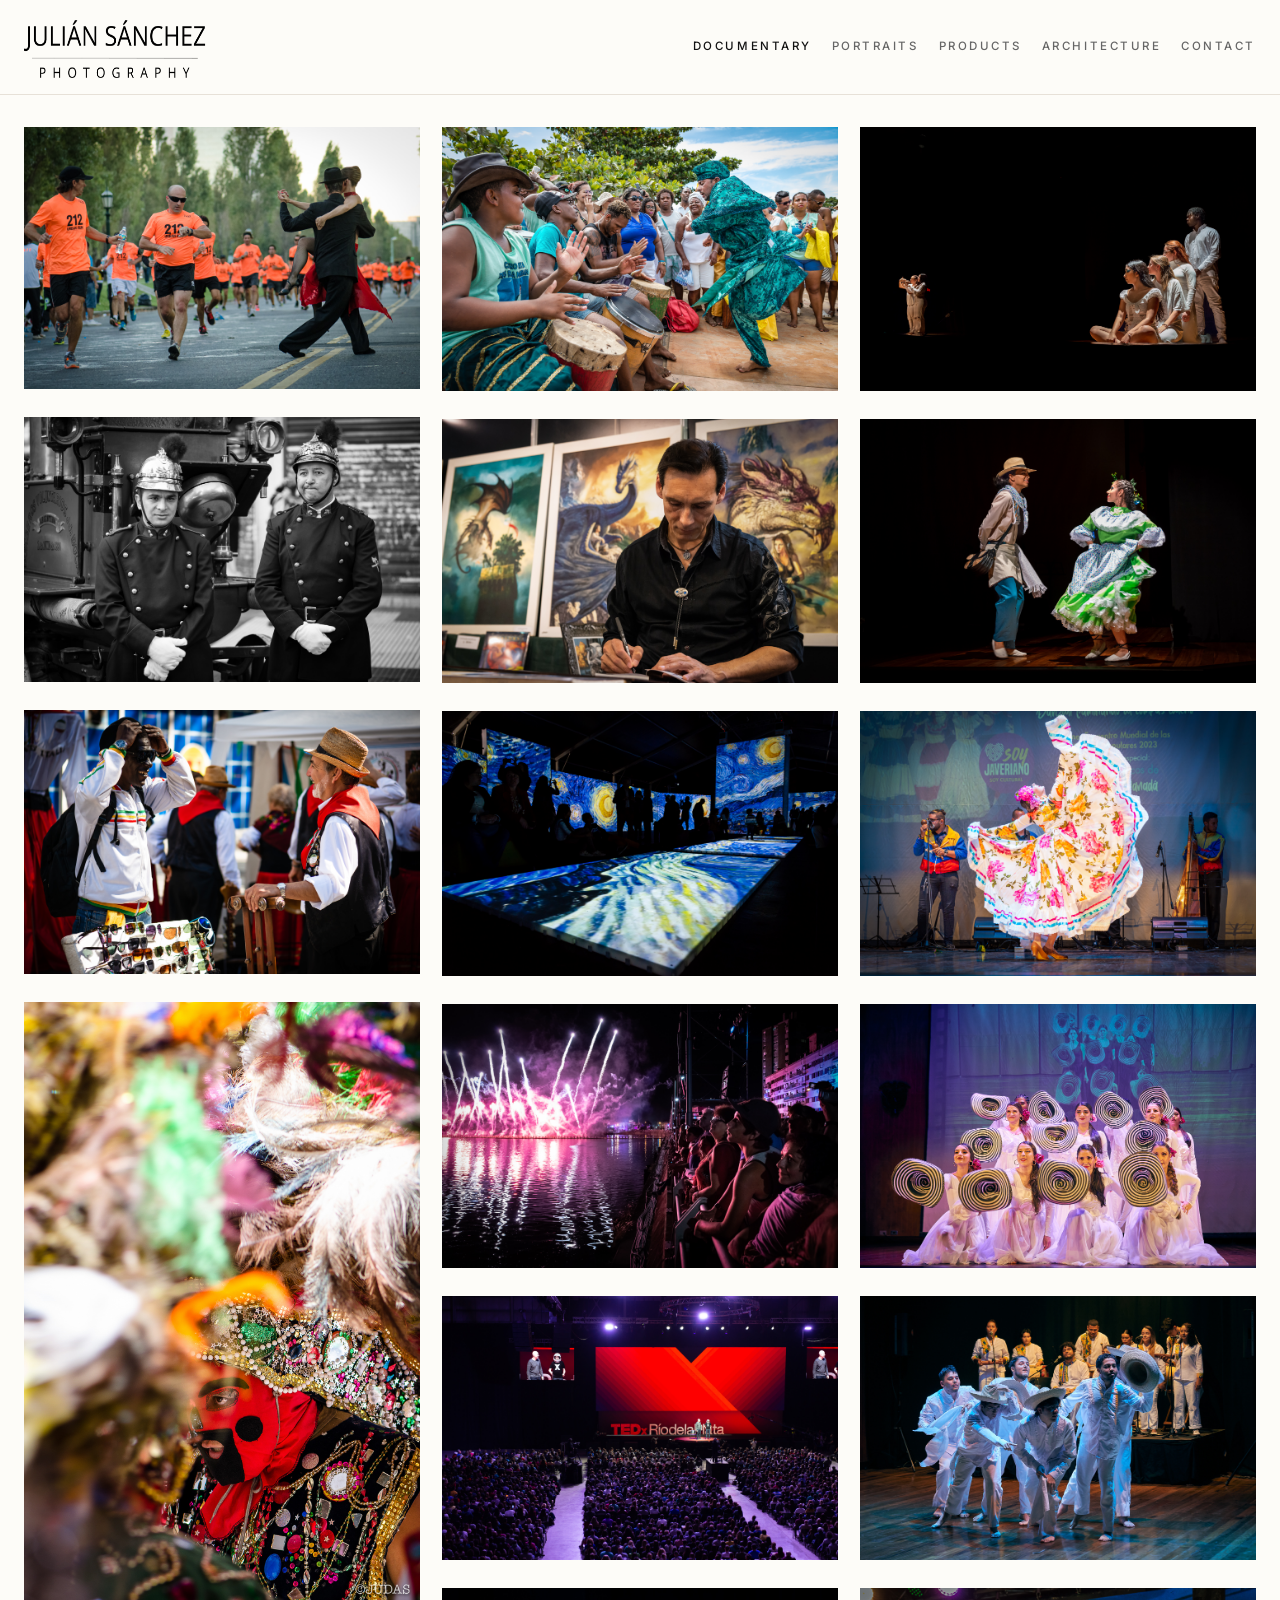
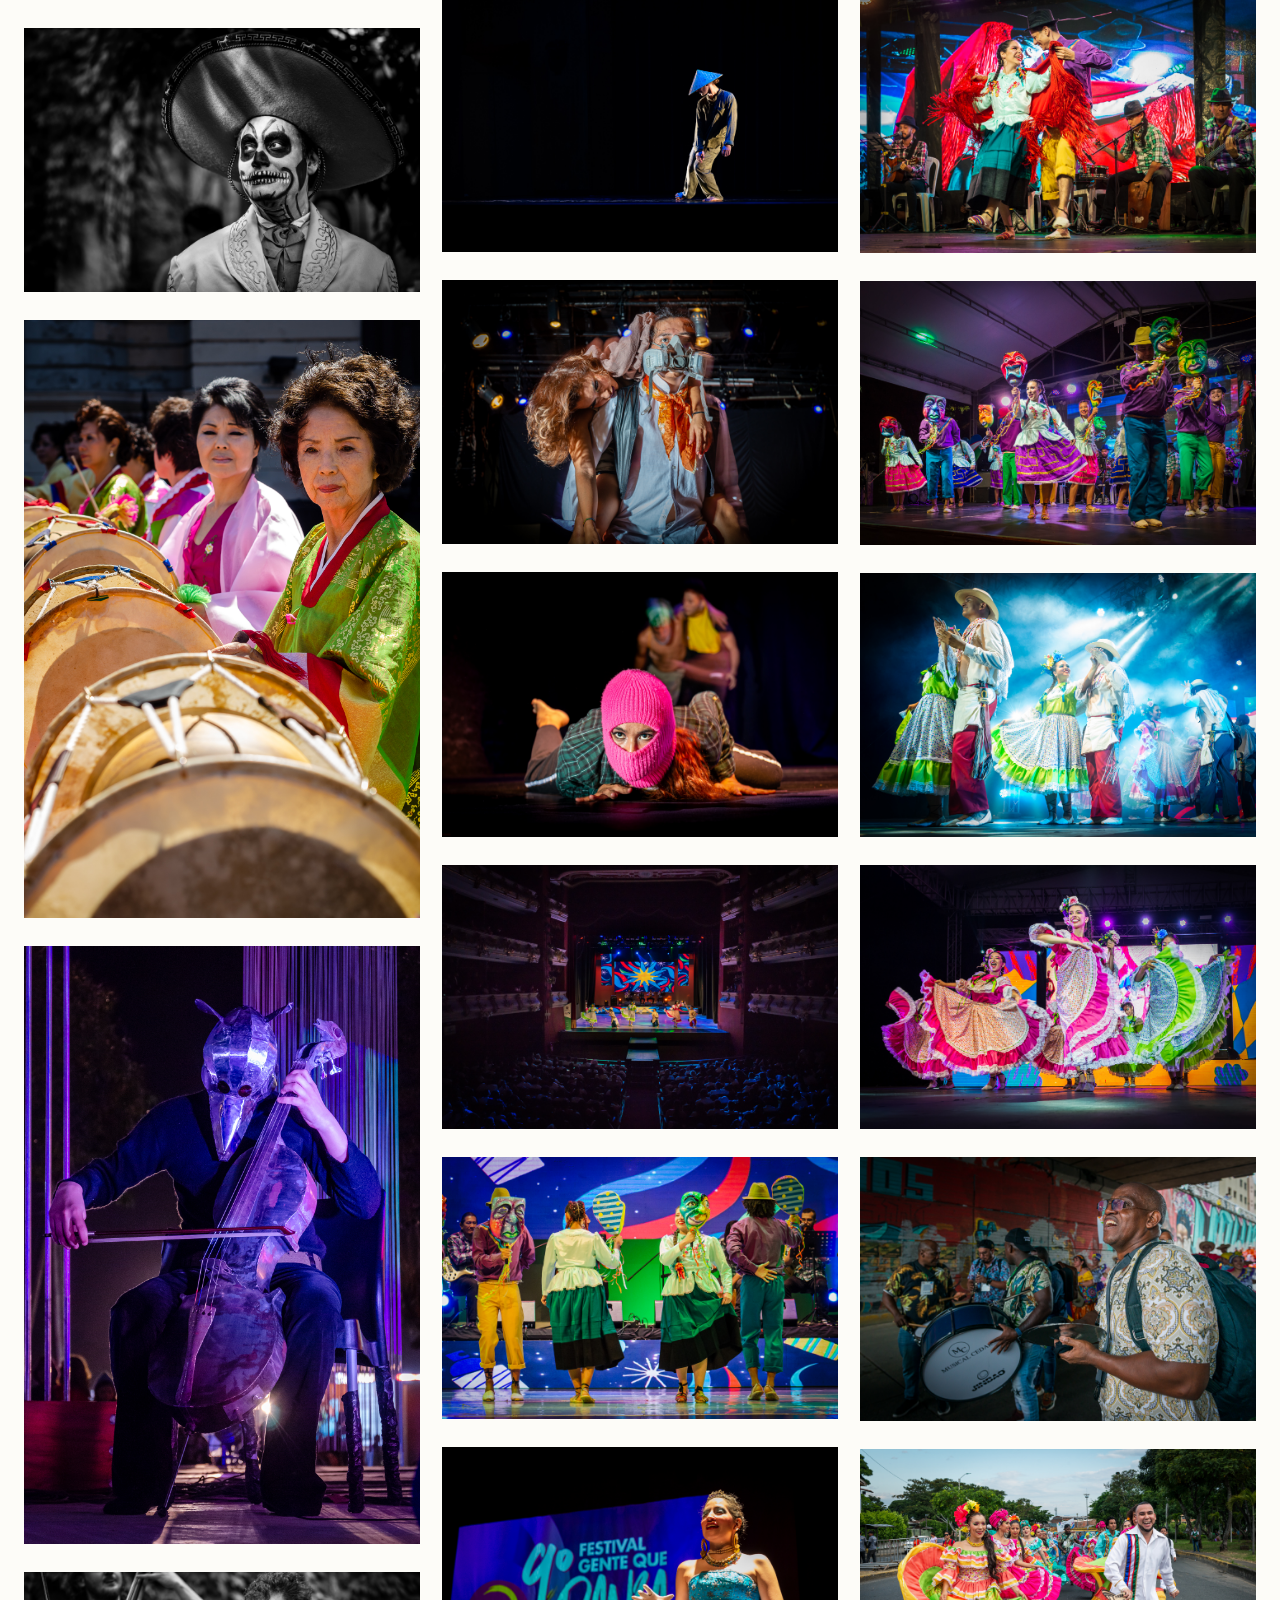
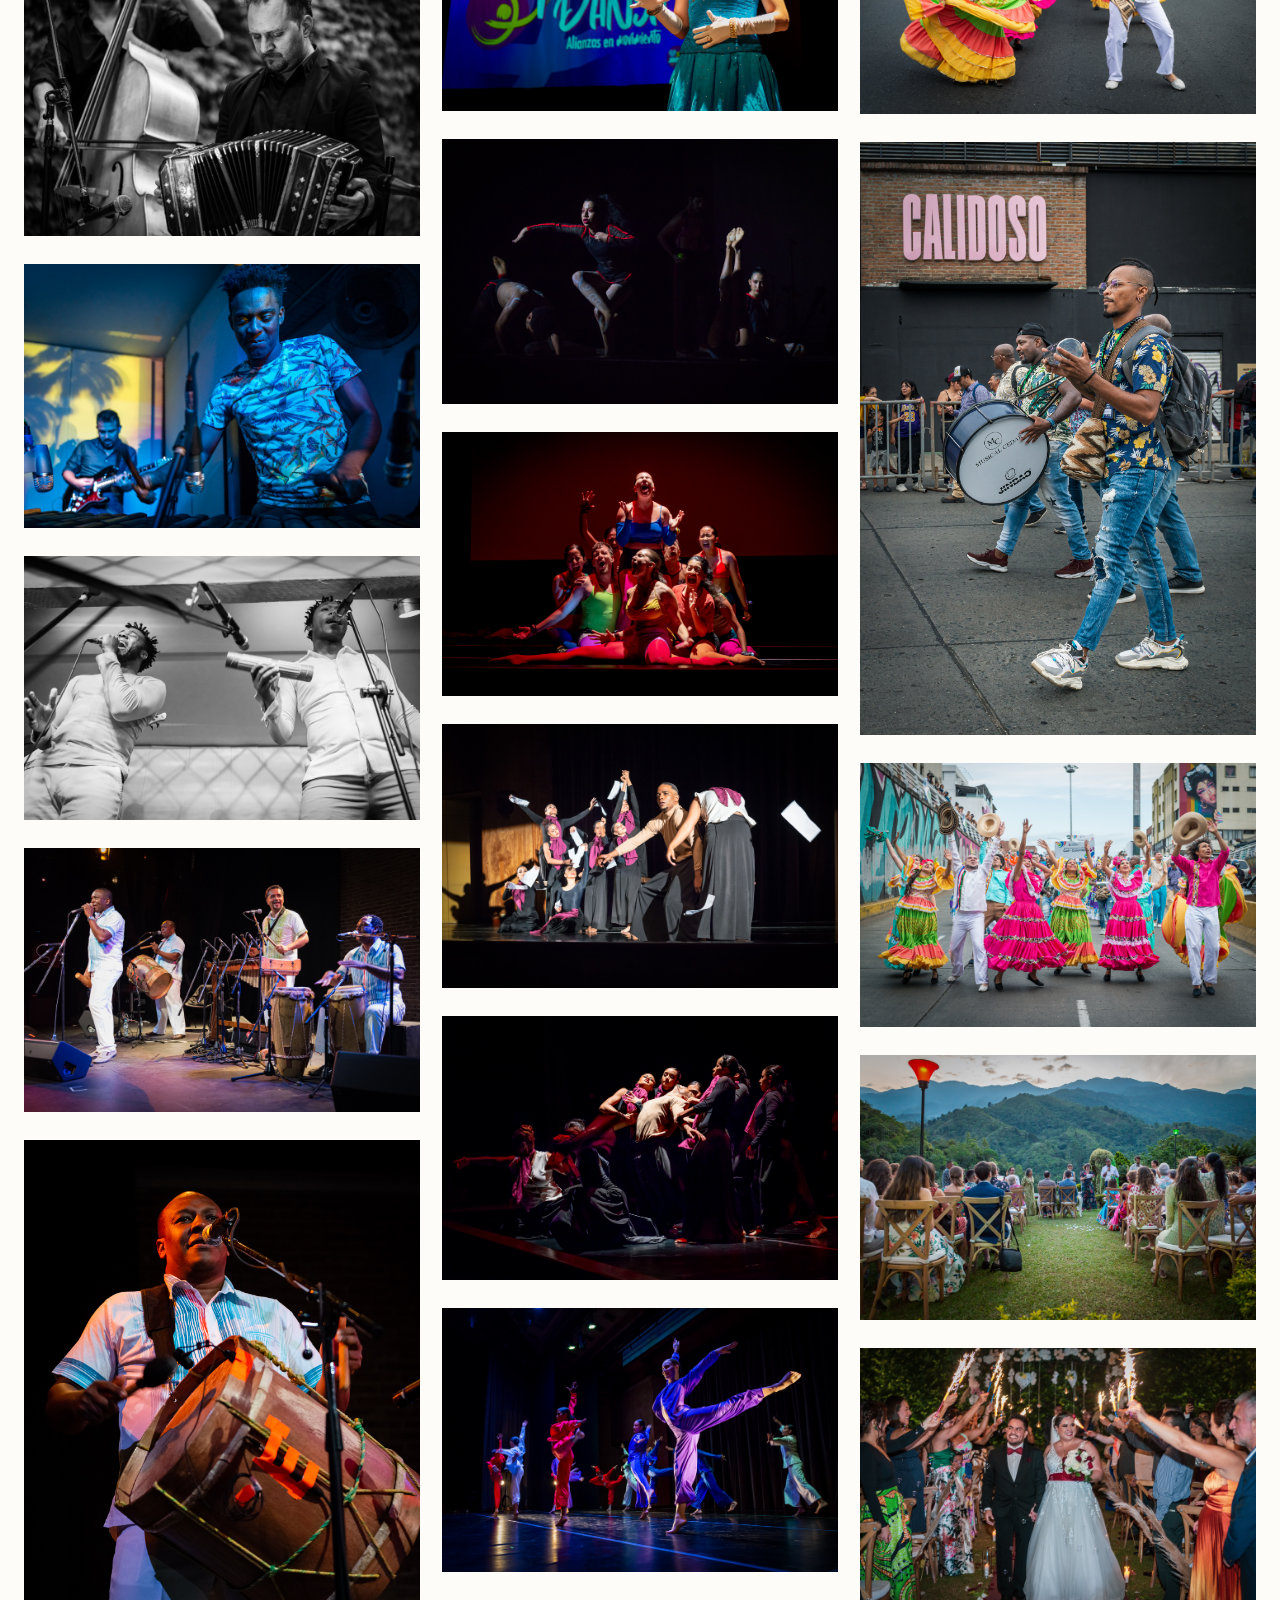
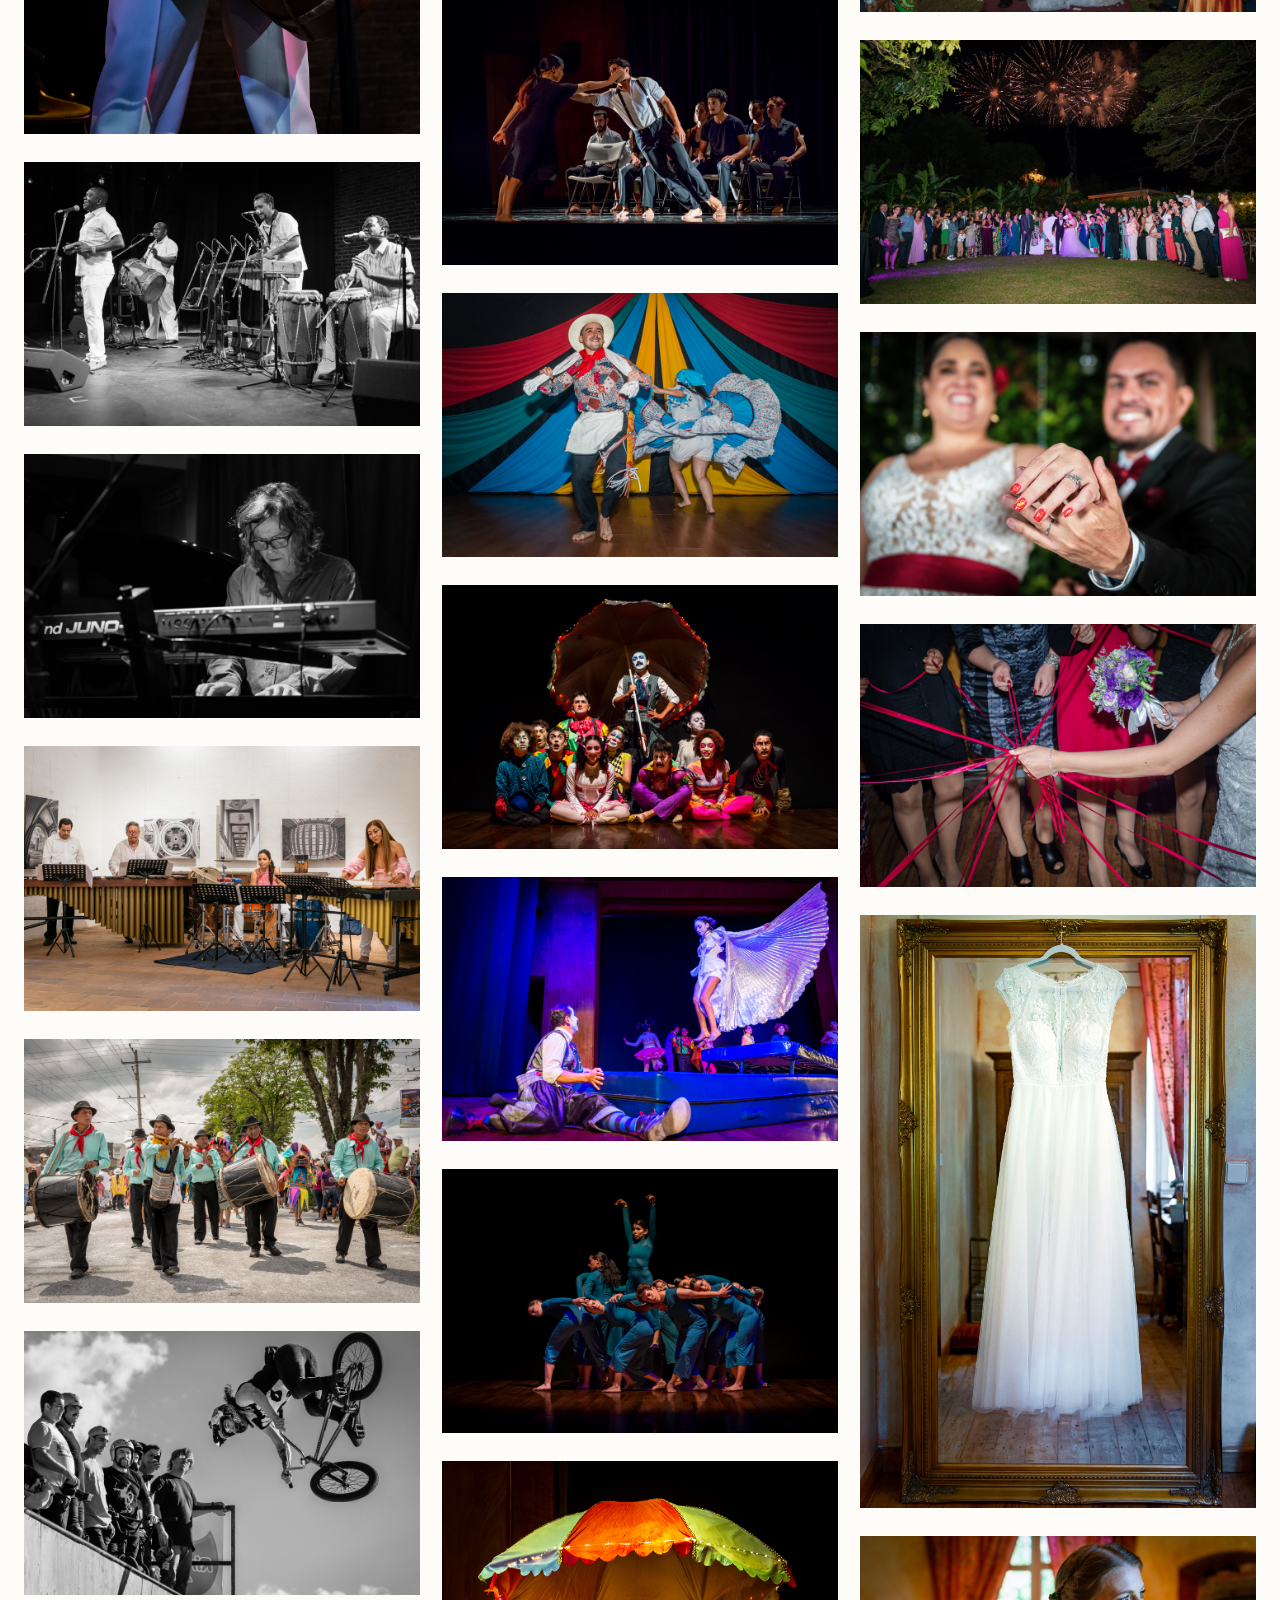
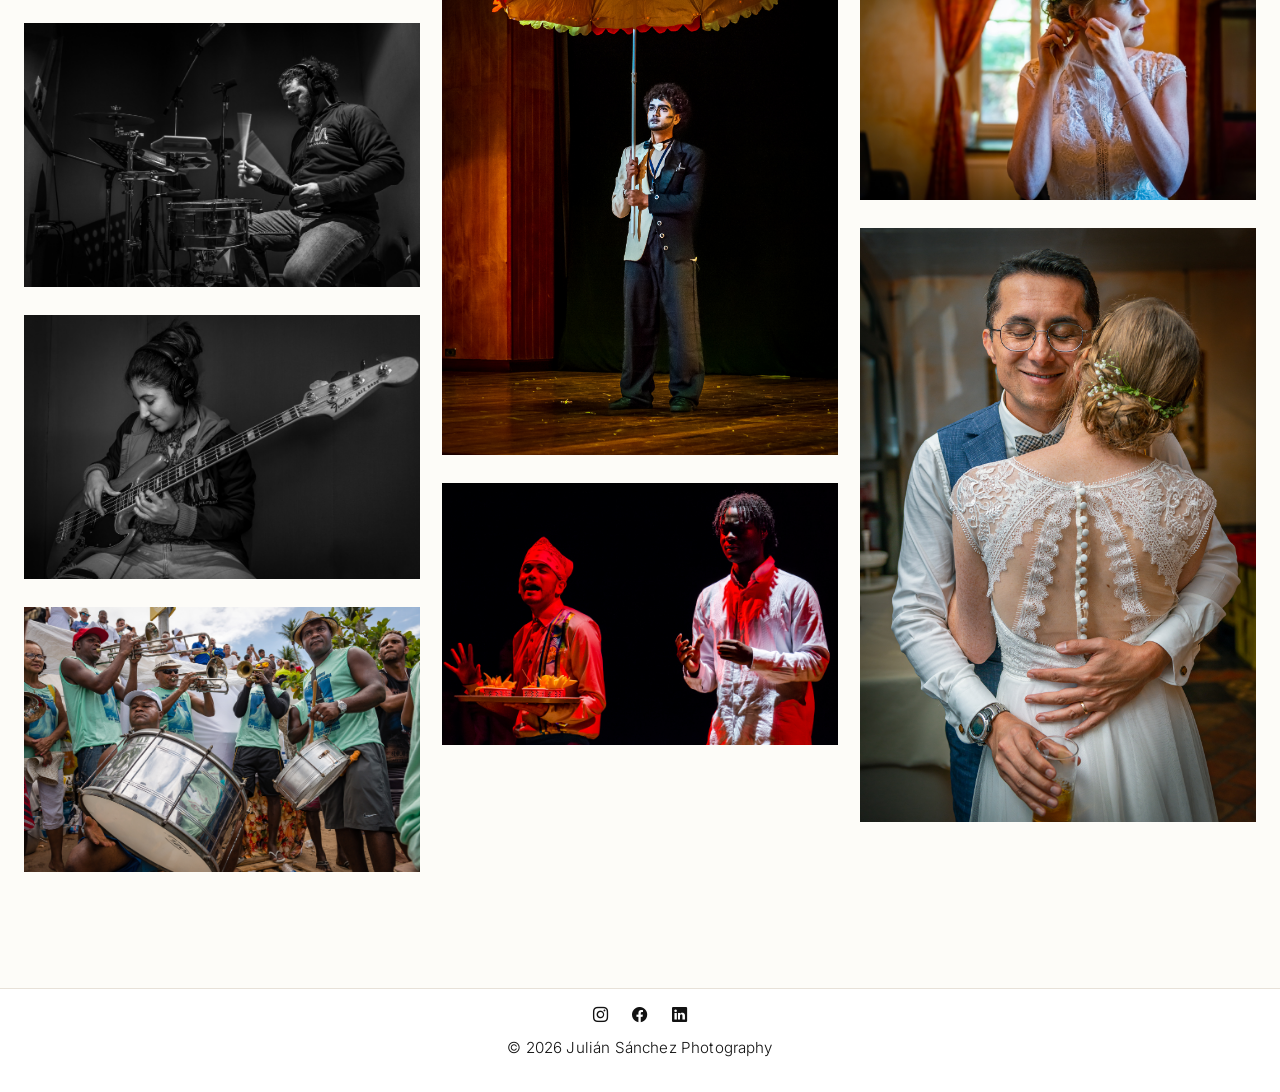
<file: index.html>
<!DOCTYPE html>
<html lang="en">
<head>
  <meta charset="utf-8">
  <meta name="viewport" content="width=device-width, initial-scale=1.0">
  <meta name="theme-color" content="#ffffff">
  <title>Julián Sánchez Photography</title>
  <meta name="description" content="Documentary, portrait, product and architectural photography by Julián Sánchez.">
  <link rel="icon" href="assets/img/favicon.png">
  <link rel="apple-touch-icon" href="assets/img/apple-touch-icon.png">
  <link rel="preconnect" href="https://fonts.googleapis.com">
  <link rel="preconnect" href="https://fonts.gstatic.com" crossorigin>
  <link href="https://fonts.googleapis.com/css2?family=Inter:wght@300;400;500;600&display=swap" rel="stylesheet">
  <link href="assets/vendor/bootstrap/css/bootstrap.min.css" rel="stylesheet">
  <link href="assets/vendor/bootstrap-icons/bootstrap-icons.css" rel="stylesheet">
  <link href="assets/vendor/glightbox/css/glightbox.min.css" rel="stylesheet">
  <link href="assets/css/main.css" rel="stylesheet">
</head>
<body class="documentary-page" data-page="documentary">
  <div id="site-header"></div>

  <main class="page-content">
    <section class="gallery-section">
      <div class="gallery-shell">
        <div class="gallery-grid">
          <a href="assets/img/documentary/julian-sanchez-photography-documentary-01.jpg" class="gallery-item glightbox" data-gallery="documentary">
            <img src="assets/img/documentary/julian-sanchez-photography-documentary-01.jpg" alt="Documentary photograph by Julián Sánchez">
          </a>
          <a href="assets/img/documentary/julian-sanchez-photography-documentary-02.jpg" class="gallery-item glightbox" data-gallery="documentary">
            <img src="assets/img/documentary/julian-sanchez-photography-documentary-02.jpg" alt="Documentary photograph by Julián Sánchez">
          </a>
          <a href="assets/img/documentary/julian-sanchez-photography-documentary-03.jpg" class="gallery-item glightbox" data-gallery="documentary">
            <img src="assets/img/documentary/julian-sanchez-photography-documentary-03.jpg" alt="Documentary photograph by Julián Sánchez">
          </a>
          <a href="assets/img/documentary/julian-sanchez-photography-documentary-04.jpg" class="gallery-item glightbox" data-gallery="documentary">
            <img src="assets/img/documentary/julian-sanchez-photography-documentary-04.jpg" alt="Documentary photograph by Julián Sánchez">
          </a>
          <a href="assets/img/documentary/julian-sanchez-photography-documentary-05.jpg" class="gallery-item glightbox" data-gallery="documentary">
            <img src="assets/img/documentary/julian-sanchez-photography-documentary-05.jpg" alt="Documentary photograph by Julián Sánchez">
          </a>
          <a href="assets/img/documentary/julian-sanchez-photography-documentary-06.jpg" class="gallery-item glightbox" data-gallery="documentary">
            <img src="assets/img/documentary/julian-sanchez-photography-documentary-06.jpg" alt="Documentary photograph by Julián Sánchez">
          </a>
          <a href="assets/img/documentary/julian-sanchez-photography-documentary-07.jpg" class="gallery-item glightbox" data-gallery="documentary">
            <img src="assets/img/documentary/julian-sanchez-photography-documentary-07.jpg" alt="Documentary photograph by Julián Sánchez">
          </a>
          <a href="assets/img/documentary/julian-sanchez-photography-documentary-08.jpg" class="gallery-item glightbox" data-gallery="documentary">
            <img src="assets/img/documentary/julian-sanchez-photography-documentary-08.jpg" alt="Documentary photograph by Julián Sánchez">
          </a>
          <a href="assets/img/documentary/julian-sanchez-photography-documentary-09.jpg" class="gallery-item glightbox" data-gallery="documentary">
            <img src="assets/img/documentary/julian-sanchez-photography-documentary-09.jpg" alt="Documentary photograph by Julián Sánchez">
          </a>
          <a href="assets/img/documentary/julian-sanchez-photography-documentary-10.jpg" class="gallery-item glightbox" data-gallery="documentary">
            <img src="assets/img/documentary/julian-sanchez-photography-documentary-10.jpg" alt="Documentary photograph by Julián Sánchez">
          </a>
          <a href="assets/img/documentary/julian-sanchez-photography-documentary-11.jpg" class="gallery-item glightbox" data-gallery="documentary">
            <img src="assets/img/documentary/julian-sanchez-photography-documentary-11.jpg" alt="Documentary photograph by Julián Sánchez">
          </a>
          <a href="assets/img/documentary/julian-sanchez-photography-documentary-12.jpg" class="gallery-item glightbox" data-gallery="documentary">
            <img src="assets/img/documentary/julian-sanchez-photography-documentary-12.jpg" alt="Documentary photograph by Julián Sánchez">
          </a>
          <a href="assets/img/documentary/julian-sanchez-photography-documentary-13.jpg" class="gallery-item glightbox" data-gallery="documentary">
            <img src="assets/img/documentary/julian-sanchez-photography-documentary-13.jpg" alt="Documentary photograph by Julián Sánchez">
          </a>
          <a href="assets/img/documentary/julian-sanchez-photography-documentary-14.jpg" class="gallery-item glightbox" data-gallery="documentary">
            <img src="assets/img/documentary/julian-sanchez-photography-documentary-14.jpg" alt="Documentary photograph by Julián Sánchez">
          </a>
          <a href="assets/img/documentary/julian-sanchez-photography-documentary-15.jpg" class="gallery-item glightbox" data-gallery="documentary">
            <img src="assets/img/documentary/julian-sanchez-photography-documentary-15.jpg" alt="Documentary photograph by Julián Sánchez">
          </a>
          <a href="assets/img/documentary/julian-sanchez-photography-documentary-16.jpg" class="gallery-item glightbox" data-gallery="documentary">
            <img src="assets/img/documentary/julian-sanchez-photography-documentary-16.jpg" alt="Documentary photograph by Julián Sánchez">
          </a>
          <a href="assets/img/documentary/julian-sanchez-photography-documentary-17.jpg" class="gallery-item glightbox" data-gallery="documentary">
            <img src="assets/img/documentary/julian-sanchez-photography-documentary-17.jpg" alt="Documentary photograph by Julián Sánchez">
          </a>
          <a href="assets/img/documentary/julian-sanchez-photography-documentary-18.jpg" class="gallery-item glightbox" data-gallery="documentary">
            <img src="assets/img/documentary/julian-sanchez-photography-documentary-18.jpg" alt="Documentary photograph by Julián Sánchez">
          </a>
          <a href="assets/img/documentary/julian-sanchez-photography-documentary-19.jpg" class="gallery-item glightbox" data-gallery="documentary">
            <img src="assets/img/documentary/julian-sanchez-photography-documentary-19.jpg" alt="Documentary photograph by Julián Sánchez">
          </a>
          <a href="assets/img/documentary/julian-sanchez-photography-documentary-20.jpg" class="gallery-item glightbox" data-gallery="documentary">
            <img src="assets/img/documentary/julian-sanchez-photography-documentary-20.jpg" alt="Documentary photograph by Julián Sánchez">
          </a>
          <a href="assets/img/documentary/julian-sanchez-photography-documentary-21.jpg" class="gallery-item glightbox" data-gallery="documentary">
            <img src="assets/img/documentary/julian-sanchez-photography-documentary-21.jpg" alt="Documentary photograph by Julián Sánchez">
          </a>
          <a href="assets/img/documentary/julian-sanchez-photography-documentary-22.jpg" class="gallery-item glightbox" data-gallery="documentary">
            <img src="assets/img/documentary/julian-sanchez-photography-documentary-22.jpg" alt="Documentary photograph by Julián Sánchez">
          </a>
          <a href="assets/img/documentary/julian-sanchez-photography-documentary-23.jpg" class="gallery-item glightbox" data-gallery="documentary">
            <img src="assets/img/documentary/julian-sanchez-photography-documentary-23.jpg" alt="Documentary photograph by Julián Sánchez">
          </a>
          <a href="assets/img/documentary/julian-sanchez-photography-documentary-24.jpg" class="gallery-item glightbox" data-gallery="documentary">
            <img src="assets/img/documentary/julian-sanchez-photography-documentary-24.jpg" alt="Documentary photograph by Julián Sánchez">
          </a>
          <a href="assets/img/documentary/julian-sanchez-photography-documentary-25.jpg" class="gallery-item glightbox" data-gallery="documentary">
            <img src="assets/img/documentary/julian-sanchez-photography-documentary-25.jpg" alt="Documentary photograph by Julián Sánchez">
          </a>
          <a href="assets/img/documentary/julian-sanchez-photography-documentary-26.jpg" class="gallery-item glightbox" data-gallery="documentary">
            <img src="assets/img/documentary/julian-sanchez-photography-documentary-26.jpg" alt="Documentary photograph by Julián Sánchez">
          </a>
          <a href="assets/img/documentary/julian-sanchez-photography-documentary-27.jpg" class="gallery-item glightbox" data-gallery="documentary">
            <img src="assets/img/documentary/julian-sanchez-photography-documentary-27.jpg" alt="Documentary photograph by Julián Sánchez">
          </a>
          <a href="assets/img/documentary/julian-sanchez-photography-documentary-28.jpg" class="gallery-item glightbox" data-gallery="documentary">
            <img src="assets/img/documentary/julian-sanchez-photography-documentary-28.jpg" alt="Documentary photograph by Julián Sánchez">
          </a>
          <a href="assets/img/documentary/julian-sanchez-photography-documentary-29.jpg" class="gallery-item glightbox" data-gallery="documentary">
            <img src="assets/img/documentary/julian-sanchez-photography-documentary-29.jpg" alt="Documentary photograph by Julián Sánchez">
          </a>
          <a href="assets/img/documentary/julian-sanchez-photography-documentary-30.jpg" class="gallery-item glightbox" data-gallery="documentary">
            <img src="assets/img/documentary/julian-sanchez-photography-documentary-30.jpg" alt="Documentary photograph by Julián Sánchez">
          </a>
          <a href="assets/img/documentary/julian-sanchez-photography-documentary-31.jpg" class="gallery-item glightbox" data-gallery="documentary">
            <img src="assets/img/documentary/julian-sanchez-photography-documentary-31.jpg" alt="Documentary photograph by Julián Sánchez">
          </a>
          <a href="assets/img/documentary/julian-sanchez-photography-documentary-32.jpg" class="gallery-item glightbox" data-gallery="documentary">
            <img src="assets/img/documentary/julian-sanchez-photography-documentary-32.jpg" alt="Documentary photograph by Julián Sánchez">
          </a>
          <a href="assets/img/documentary/julian-sanchez-photography-documentary-33.jpg" class="gallery-item glightbox" data-gallery="documentary">
            <img src="assets/img/documentary/julian-sanchez-photography-documentary-33.jpg" alt="Documentary photograph by Julián Sánchez">
          </a>
          <a href="assets/img/documentary/julian-sanchez-photography-documentary-34.jpg" class="gallery-item glightbox" data-gallery="documentary">
            <img src="assets/img/documentary/julian-sanchez-photography-documentary-34.jpg" alt="Documentary photograph by Julián Sánchez">
          </a>
          <a href="assets/img/documentary/julian-sanchez-photography-documentary-35.jpg" class="gallery-item glightbox" data-gallery="documentary">
            <img src="assets/img/documentary/julian-sanchez-photography-documentary-35.jpg" alt="Documentary photograph by Julián Sánchez">
          </a>
          <a href="assets/img/documentary/julian-sanchez-photography-documentary-36.jpg" class="gallery-item glightbox" data-gallery="documentary">
            <img src="assets/img/documentary/julian-sanchez-photography-documentary-36.jpg" alt="Documentary photograph by Julián Sánchez">
          </a>
          <a href="assets/img/documentary/julian-sanchez-photography-documentary-37.jpg" class="gallery-item glightbox" data-gallery="documentary">
            <img src="assets/img/documentary/julian-sanchez-photography-documentary-37.jpg" alt="Documentary photograph by Julián Sánchez">
          </a>

          <a href="assets/img/documentary/julian-sanchez-photography-documentary-38.jpg" class="gallery-item glightbox" data-gallery="documentary">
            <img src="assets/img/documentary/julian-sanchez-photography-documentary-38.jpg" alt="Documentary photograph by Julián Sánchez">
          </a>

          <a href="assets/img/documentary/julian-sanchez-photography-documentary-39.jpg" class="gallery-item glightbox" data-gallery="documentary">
            <img src="assets/img/documentary/julian-sanchez-photography-documentary-39.jpg" alt="Documentary photograph by Julián Sánchez">
          </a>

          <a href="assets/img/documentary/julian-sanchez-photography-documentary-40.jpg" class="gallery-item glightbox" data-gallery="documentary">
            <img src="assets/img/documentary/julian-sanchez-photography-documentary-40.jpg" alt="Documentary photograph by Julián Sánchez">
          </a>

          <a href="assets/img/documentary/julian-sanchez-photography-documentary-41.jpg" class="gallery-item glightbox" data-gallery="documentary">
            <img src="assets/img/documentary/julian-sanchez-photography-documentary-41.jpg" alt="Documentary photograph by Julián Sánchez">
          </a>

          <a href="assets/img/documentary/julian-sanchez-photography-documentary-42.jpg" class="gallery-item glightbox" data-gallery="documentary">
            <img src="assets/img/documentary/julian-sanchez-photography-documentary-42.jpg" alt="Documentary photograph by Julián Sánchez">
          </a>

          <a href="assets/img/documentary/julian-sanchez-photography-documentary-43.jpg" class="gallery-item glightbox" data-gallery="documentary">
            <img src="assets/img/documentary/julian-sanchez-photography-documentary-43.jpg" alt="Documentary photograph by Julián Sánchez">
          </a>

          <a href="assets/img/documentary/julian-sanchez-photography-documentary-44.jpg" class="gallery-item glightbox" data-gallery="documentary">
            <img src="assets/img/documentary/julian-sanchez-photography-documentary-44.jpg" alt="Documentary photograph by Julián Sánchez">
          </a>

          <a href="assets/img/documentary/julian-sanchez-photography-documentary-45.jpg" class="gallery-item glightbox" data-gallery="documentary">
            <img src="assets/img/documentary/julian-sanchez-photography-documentary-45.jpg" alt="Documentary photograph by Julián Sánchez">
          </a>

          <a href="assets/img/documentary/julian-sanchez-photography-documentary-46.jpg" class="gallery-item glightbox" data-gallery="documentary">
            <img src="assets/img/documentary/julian-sanchez-photography-documentary-46.jpg" alt="Documentary photograph by Julián Sánchez">
          </a>

          <a href="assets/img/documentary/julian-sanchez-photography-documentary-47.jpg" class="gallery-item glightbox" data-gallery="documentary">
            <img src="assets/img/documentary/julian-sanchez-photography-documentary-47.jpg" alt="Documentary photograph by Julián Sánchez">
          </a>

          <a href="assets/img/documentary/julian-sanchez-photography-documentary-48.jpg" class="gallery-item glightbox" data-gallery="documentary">
            <img src="assets/img/documentary/julian-sanchez-photography-documentary-48.jpg" alt="Documentary photograph by Julián Sánchez">
          </a>

          <a href="assets/img/documentary/julian-sanchez-photography-documentary-49.jpg" class="gallery-item glightbox" data-gallery="documentary">
            <img src="assets/img/documentary/julian-sanchez-photography-documentary-49.jpg" alt="Documentary photograph by Julián Sánchez">
          </a>

          <a href="assets/img/documentary/julian-sanchez-photography-documentary-50.jpg" class="gallery-item glightbox" data-gallery="documentary">
            <img src="assets/img/documentary/julian-sanchez-photography-documentary-50.jpg" alt="Documentary photograph by Julián Sánchez">
          </a>

          <a href="assets/img/documentary/julian-sanchez-photography-documentary-51.jpg" class="gallery-item glightbox" data-gallery="documentary">
            <img src="assets/img/documentary/julian-sanchez-photography-documentary-51.jpg" alt="Documentary photograph by Julián Sánchez">
          </a>

          <a href="assets/img/documentary/julian-sanchez-photography-documentary-52.jpg" class="gallery-item glightbox" data-gallery="documentary">
            <img src="assets/img/documentary/julian-sanchez-photography-documentary-52.jpg" alt="Documentary photograph by Julián Sánchez">
          </a>

          <a href="assets/img/documentary/julian-sanchez-photography-documentary-53.jpg" class="gallery-item glightbox" data-gallery="documentary">
            <img src="assets/img/documentary/julian-sanchez-photography-documentary-53.jpg" alt="Documentary photograph by Julián Sánchez">
          </a>

          <a href="assets/img/documentary/julian-sanchez-photography-documentary-54.jpg" class="gallery-item glightbox" data-gallery="documentary">
            <img src="assets/img/documentary/julian-sanchez-photography-documentary-54.jpg" alt="Documentary photograph by Julián Sánchez">
          </a>

          <a href="assets/img/documentary/julian-sanchez-photography-documentary-55.jpg" class="gallery-item glightbox" data-gallery="documentary">
            <img src="assets/img/documentary/julian-sanchez-photography-documentary-55.jpg" alt="Documentary photograph by Julián Sánchez">
          </a>

          <a href="assets/img/documentary/julian-sanchez-photography-documentary-56.jpg" class="gallery-item glightbox" data-gallery="documentary">
            <img src="assets/img/documentary/julian-sanchez-photography-documentary-56.jpg" alt="Documentary photograph by Julián Sánchez">
          </a>

          <a href="assets/img/documentary/julian-sanchez-photography-documentary-57.jpg" class="gallery-item glightbox" data-gallery="documentary">
            <img src="assets/img/documentary/julian-sanchez-photography-documentary-57.jpg" alt="Documentary photograph by Julián Sánchez">
          </a>

          <a href="assets/img/documentary/julian-sanchez-photography-documentary-58.jpg" class="gallery-item glightbox" data-gallery="documentary">
            <img src="assets/img/documentary/julian-sanchez-photography-documentary-58.jpg" alt="Documentary photograph by Julián Sánchez">
          </a>

          <a href="assets/img/documentary/julian-sanchez-photography-documentary-59.jpg" class="gallery-item glightbox" data-gallery="documentary">
            <img src="assets/img/documentary/julian-sanchez-photography-documentary-59.jpg" alt="Documentary photograph by Julián Sánchez">
          </a>

          <a href="assets/img/documentary/julian-sanchez-photography-documentary-60.jpg" class="gallery-item glightbox" data-gallery="documentary">
            <img src="assets/img/documentary/julian-sanchez-photography-documentary-60.jpg" alt="Documentary photograph by Julián Sánchez">
          </a>

          <a href="assets/img/documentary/julian-sanchez-photography-documentary-61.jpg" class="gallery-item glightbox" data-gallery="documentary">
            <img src="assets/img/documentary/julian-sanchez-photography-documentary-61.jpg" alt="Documentary photograph by Julián Sánchez">
          </a>

          <a href="assets/img/documentary/julian-sanchez-photography-documentary-62.jpg" class="gallery-item glightbox" data-gallery="documentary">
            <img src="assets/img/documentary/julian-sanchez-photography-documentary-62.jpg" alt="Documentary photograph by Julián Sánchez">
          </a>

          <a href="assets/img/documentary/julian-sanchez-photography-documentary-63.jpg" class="gallery-item glightbox" data-gallery="documentary">
            <img src="assets/img/documentary/julian-sanchez-photography-documentary-63.jpg" alt="Documentary photograph by Julián Sánchez">
          </a>

          <a href="assets/img/documentary/julian-sanchez-photography-documentary-64.jpg" class="gallery-item glightbox" data-gallery="documentary">
            <img src="assets/img/documentary/julian-sanchez-photography-documentary-64.jpg" alt="Documentary photograph by Julián Sánchez">
          </a>
        </div>
      </div>
    </section>
  </main>

  <div id="site-footer"></div>

  <script src="assets/vendor/glightbox/js/glightbox.min.js"></script>
  <script src="assets/js/main.js"></script>
</body>
</html>
</file>
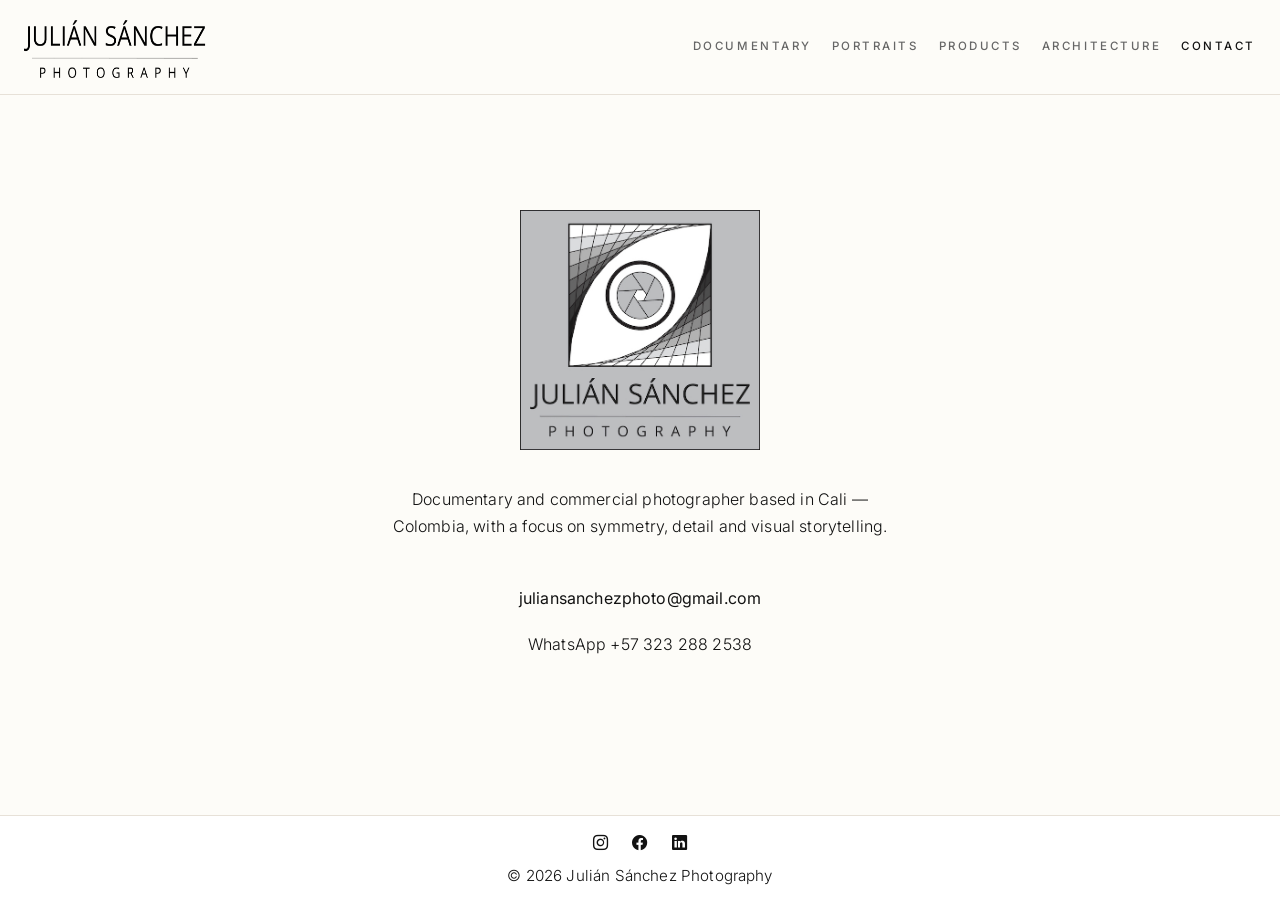
<file: contact.html>
<!DOCTYPE html>
<html lang="en">
<head>
  <meta charset="utf-8">
  <meta name="viewport" content="width=device-width, initial-scale=1.0">
  <meta name="theme-color" content="#ffffff">
  <title>Julián Sánchez Photography</title>
  <meta name="description" content="Contact Julián Sánchez Photography.">
  <link rel="icon" href="assets/img/favicon.png">
  <link rel="apple-touch-icon" href="assets/img/apple-touch-icon.png">
  <link rel="preconnect" href="https://fonts.googleapis.com">
  <link rel="preconnect" href="https://fonts.gstatic.com" crossorigin>
  <link href="https://fonts.googleapis.com/css2?family=Inter:wght@300;400;500;600&display=swap" rel="stylesheet">
  <link href="assets/vendor/bootstrap/css/bootstrap.min.css" rel="stylesheet">
  <link href="assets/vendor/bootstrap-icons/bootstrap-icons.css" rel="stylesheet">
  <link href="assets/vendor/glightbox/css/glightbox.min.css" rel="stylesheet">
  <link href="assets/css/main.css" rel="stylesheet">
</head>
<body class="contact-page" data-page="contact">
  <div id="site-header"></div>

  <main class="page-content contact-page-content">
  <section class="contact-section">
    <div class="contact-shell">

      <img
        src="assets/img/logo-contact.jpg"
        alt="Julián Sánchez Photography"
        class="contact-logo">

      <p class="contact-intro">
        Documentary and commercial photographer based in Cali — Colombia,
        with a focus on symmetry, detail and visual storytelling.
      </p>

      <div class="contact-links">
        <a href="mailto:juliansanchezphoto@gmail.com">
          juliansanchezphoto@gmail.com
        </a>

        <a href="https://wa.me/573232882538"
           target="_blank"
           rel="noopener noreferrer">
          WhatsApp +57 323 288 2538
        </a>
      </div>

    </div>
  </section>
  </main>

  <div id="site-footer"></div>

  <script src="assets/vendor/glightbox/js/glightbox.min.js"></script>
  <script src="assets/js/main.js"></script>
</body>
</html>
</file>
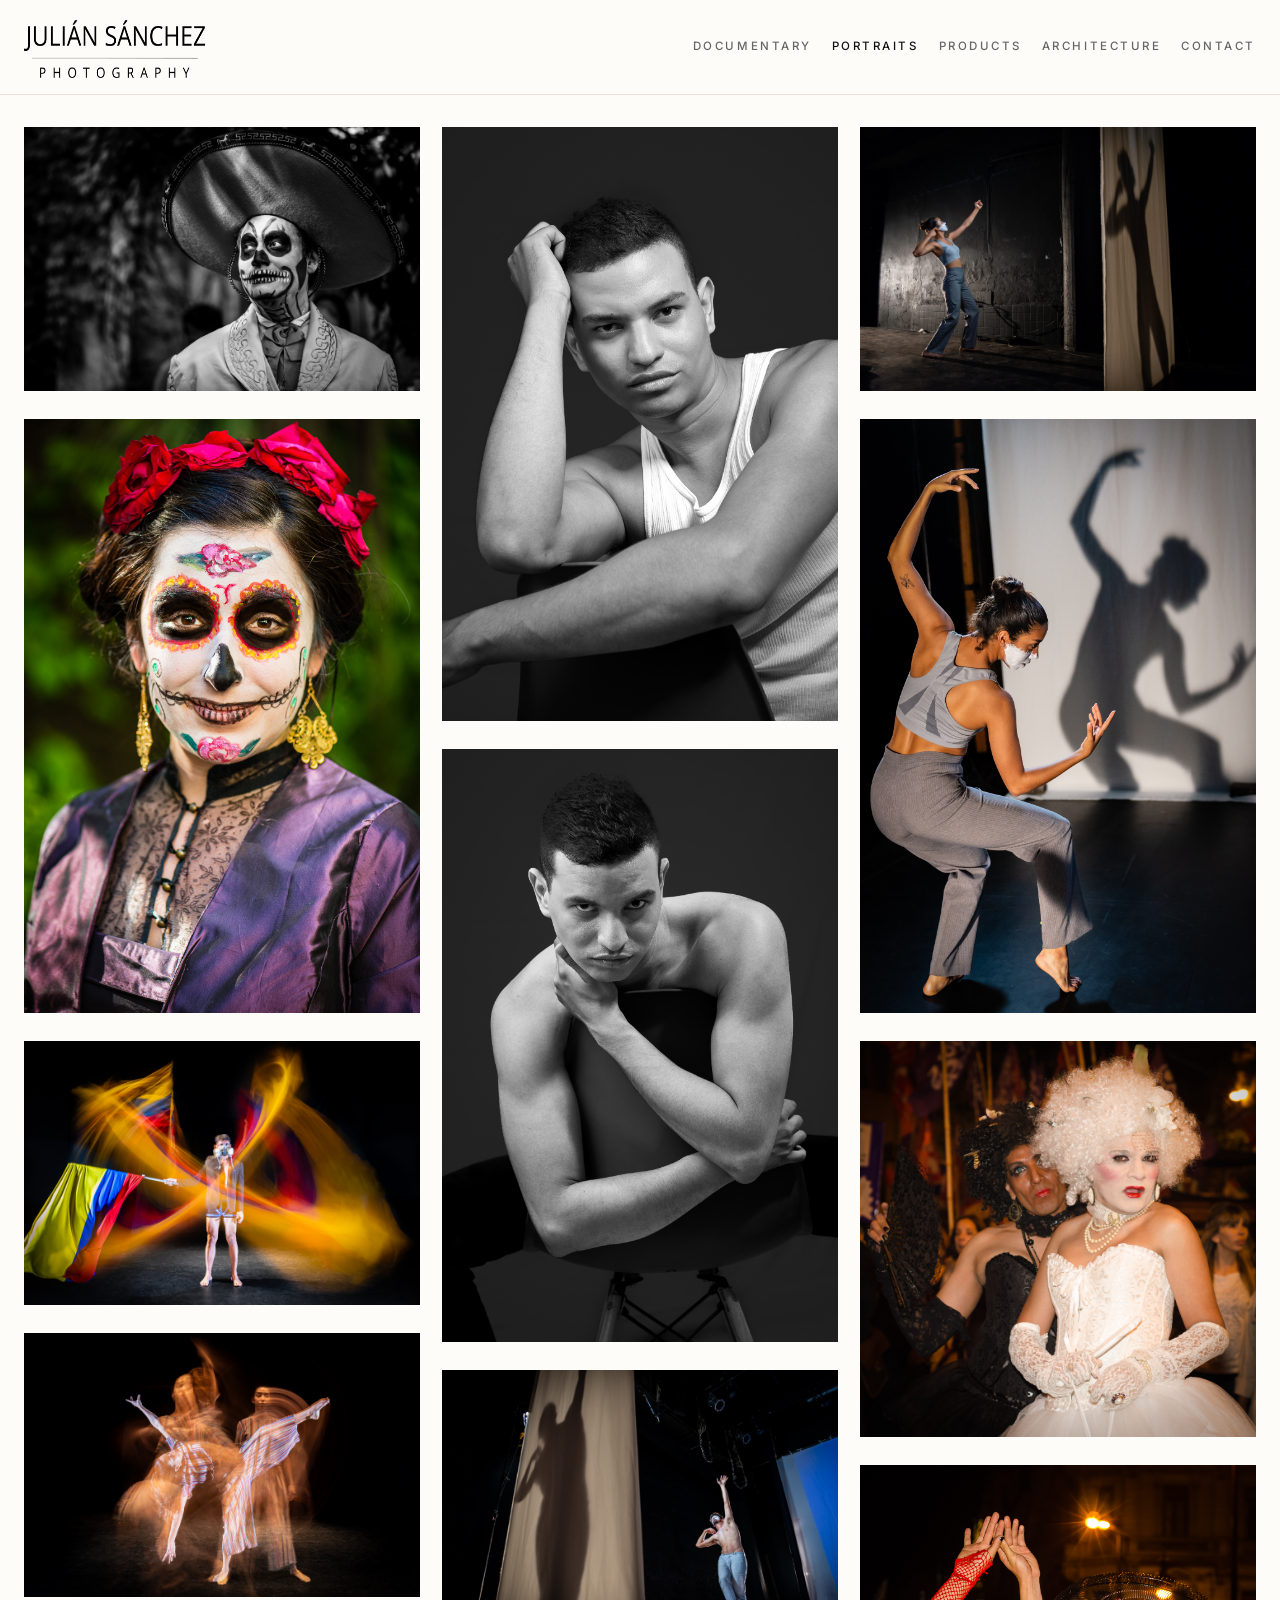
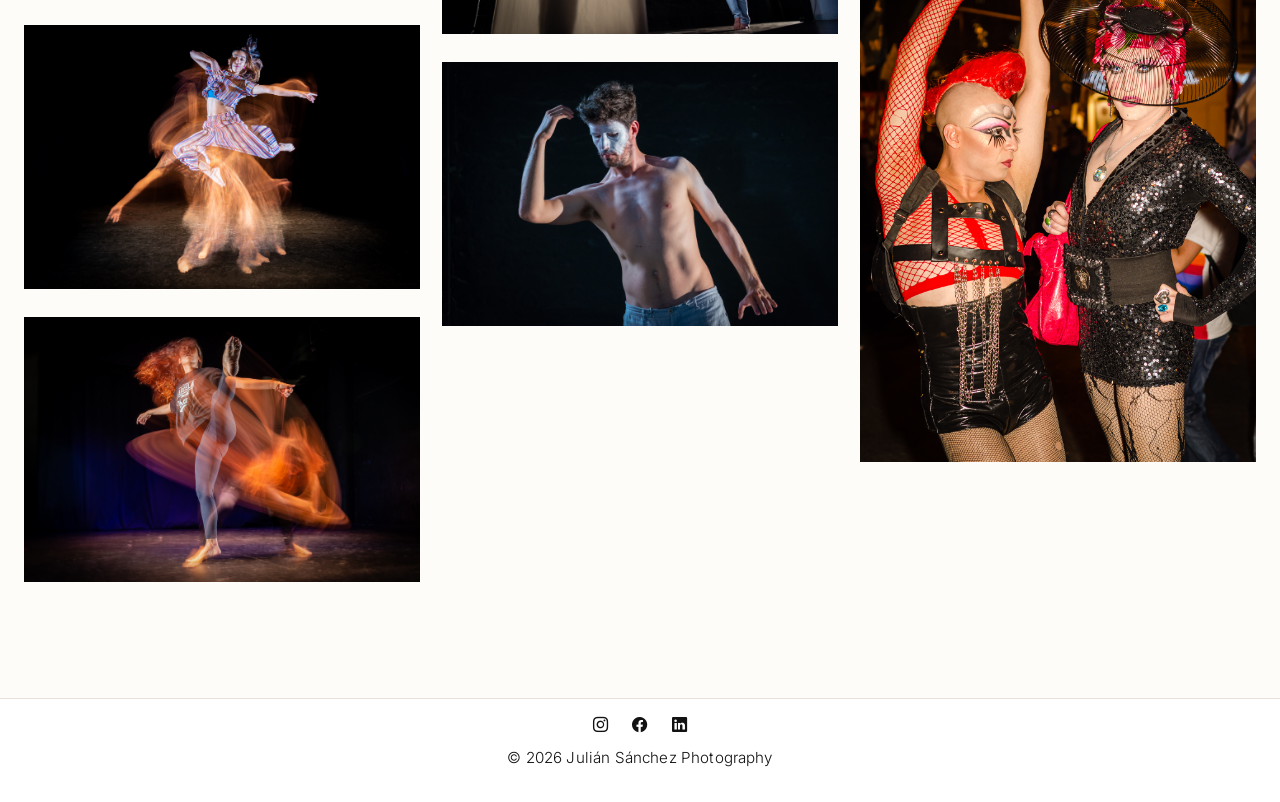
<file: gallery.html>
<!DOCTYPE html>
<html lang="en">
<head>
  <meta charset="utf-8">
  <meta name="viewport" content="width=device-width, initial-scale=1.0">
  <meta name="theme-color" content="#ffffff">
  <title>Julián Sánchez Photography</title>
  <meta name="description" content="Portrait photography by Julián Sánchez.">
  <link rel="icon" href="assets/img/favicon.png">
  <link rel="apple-touch-icon" href="assets/img/apple-touch-icon.png">
  <link rel="preconnect" href="https://fonts.googleapis.com">
  <link rel="preconnect" href="https://fonts.gstatic.com" crossorigin>
  <link href="https://fonts.googleapis.com/css2?family=Inter:wght@300;400;500;600&display=swap" rel="stylesheet">
  <link href="assets/vendor/bootstrap/css/bootstrap.min.css" rel="stylesheet">
  <link href="assets/vendor/bootstrap-icons/bootstrap-icons.css" rel="stylesheet">
  <link href="assets/vendor/glightbox/css/glightbox.min.css" rel="stylesheet">
  <link href="assets/css/main.css" rel="stylesheet">
</head>
<body class="portraits-page" data-page="portraits">
  <div id="site-header"></div>

  <main class="page-content">
    <section class="gallery-section">
      <div class="gallery-shell">
        <div class="gallery-grid">
          <a href="assets/img/portraits/julian-sanchez-photography-portraits-01.jpg" class="gallery-item glightbox" data-gallery="portraits">
            <img src="assets/img/portraits/julian-sanchez-photography-portraits-01.jpg" alt="Portrait photograph by Julián Sánchez">
          </a>
          <a href="assets/img/portraits/julian-sanchez-photography-portraits-02.jpg" class="gallery-item glightbox" data-gallery="portraits">
            <img src="assets/img/portraits/julian-sanchez-photography-portraits-02.jpg" alt="Portrait photograph by Julián Sánchez">
          </a>
          <a href="assets/img/portraits/julian-sanchez-photography-portraits-03.jpg" class="gallery-item glightbox" data-gallery="portraits">
            <img src="assets/img/portraits/julian-sanchez-photography-portraits-03.jpg" alt="Portrait photograph by Julián Sánchez">
          </a>
          <a href="assets/img/portraits/julian-sanchez-photography-portraits-04.jpg" class="gallery-item glightbox" data-gallery="portraits">
            <img src="assets/img/portraits/julian-sanchez-photography-portraits-04.jpg" alt="Portrait photograph by Julián Sánchez">
          </a>
          <a href="assets/img/portraits/julian-sanchez-photography-portraits-05.jpg" class="gallery-item glightbox" data-gallery="portraits">
            <img src="assets/img/portraits/julian-sanchez-photography-portraits-05.jpg" alt="Portrait photograph by Julián Sánchez">
          </a>
          <a href="assets/img/portraits/julian-sanchez-photography-portraits-06.jpg" class="gallery-item glightbox" data-gallery="portraits">
            <img src="assets/img/portraits/julian-sanchez-photography-portraits-06.jpg" alt="Portrait photograph by Julián Sánchez">
          </a>
          <a href="assets/img/portraits/julian-sanchez-photography-portraits-07.jpg" class="gallery-item glightbox" data-gallery="portraits">
            <img src="assets/img/portraits/julian-sanchez-photography-portraits-07.jpg" alt="Portrait photograph by Julián Sánchez">
          </a>

          <a href="assets/img/portraits/julian-sanchez-photography-portraits-08.jpg" class="gallery-item glightbox" data-gallery="portraits">
            <img src="assets/img/portraits/julian-sanchez-photography-portraits-08.jpg" alt="Portrait photograph by Julián Sánchez">
          </a>

          <a href="assets/img/portraits/julian-sanchez-photography-portraits-09.jpg" class="gallery-item glightbox" data-gallery="portraits">
            <img src="assets/img/portraits/julian-sanchez-photography-portraits-09.jpg" alt="Portrait photograph by Julián Sánchez">
          </a>

          <a href="assets/img/portraits/julian-sanchez-photography-portraits-10.jpg" class="gallery-item glightbox" data-gallery="portraits">
            <img src="assets/img/portraits/julian-sanchez-photography-portraits-10.jpg" alt="Portrait photograph by Julián Sánchez">
          </a>

          <a href="assets/img/portraits/julian-sanchez-photography-portraits-11.jpg" class="gallery-item glightbox" data-gallery="portraits">
            <img src="assets/img/portraits/julian-sanchez-photography-portraits-11.jpg" alt="Portrait photograph by Julián Sánchez">
          </a>

          <a href="assets/img/portraits/julian-sanchez-photography-portraits-12.jpg" class="gallery-item glightbox" data-gallery="portraits">
            <img src="assets/img/portraits/julian-sanchez-photography-portraits-12.jpg" alt="Portrait photograph by Julián Sánchez">
          </a>

          <a href="assets/img/portraits/julian-sanchez-photography-portraits-13.jpg" class="gallery-item glightbox" data-gallery="portraits">
            <img src="assets/img/portraits/julian-sanchez-photography-portraits-13.jpg" alt="Portrait photograph by Julián Sánchez">
          </a>

          <a href="assets/img/portraits/julian-sanchez-photography-portraits-14.jpg" class="gallery-item glightbox" data-gallery="portraits">
            <img src="assets/img/portraits/julian-sanchez-photography-portraits-14.jpg" alt="Portrait photograph by Julián Sánchez">
          </a>
        </div>
      </div>
    </section>
  </main>

  <div id="site-footer"></div>

  <script src="assets/vendor/glightbox/js/glightbox.min.js"></script>
  <script src="assets/js/main.js"></script>
</body>
</html>
</file>
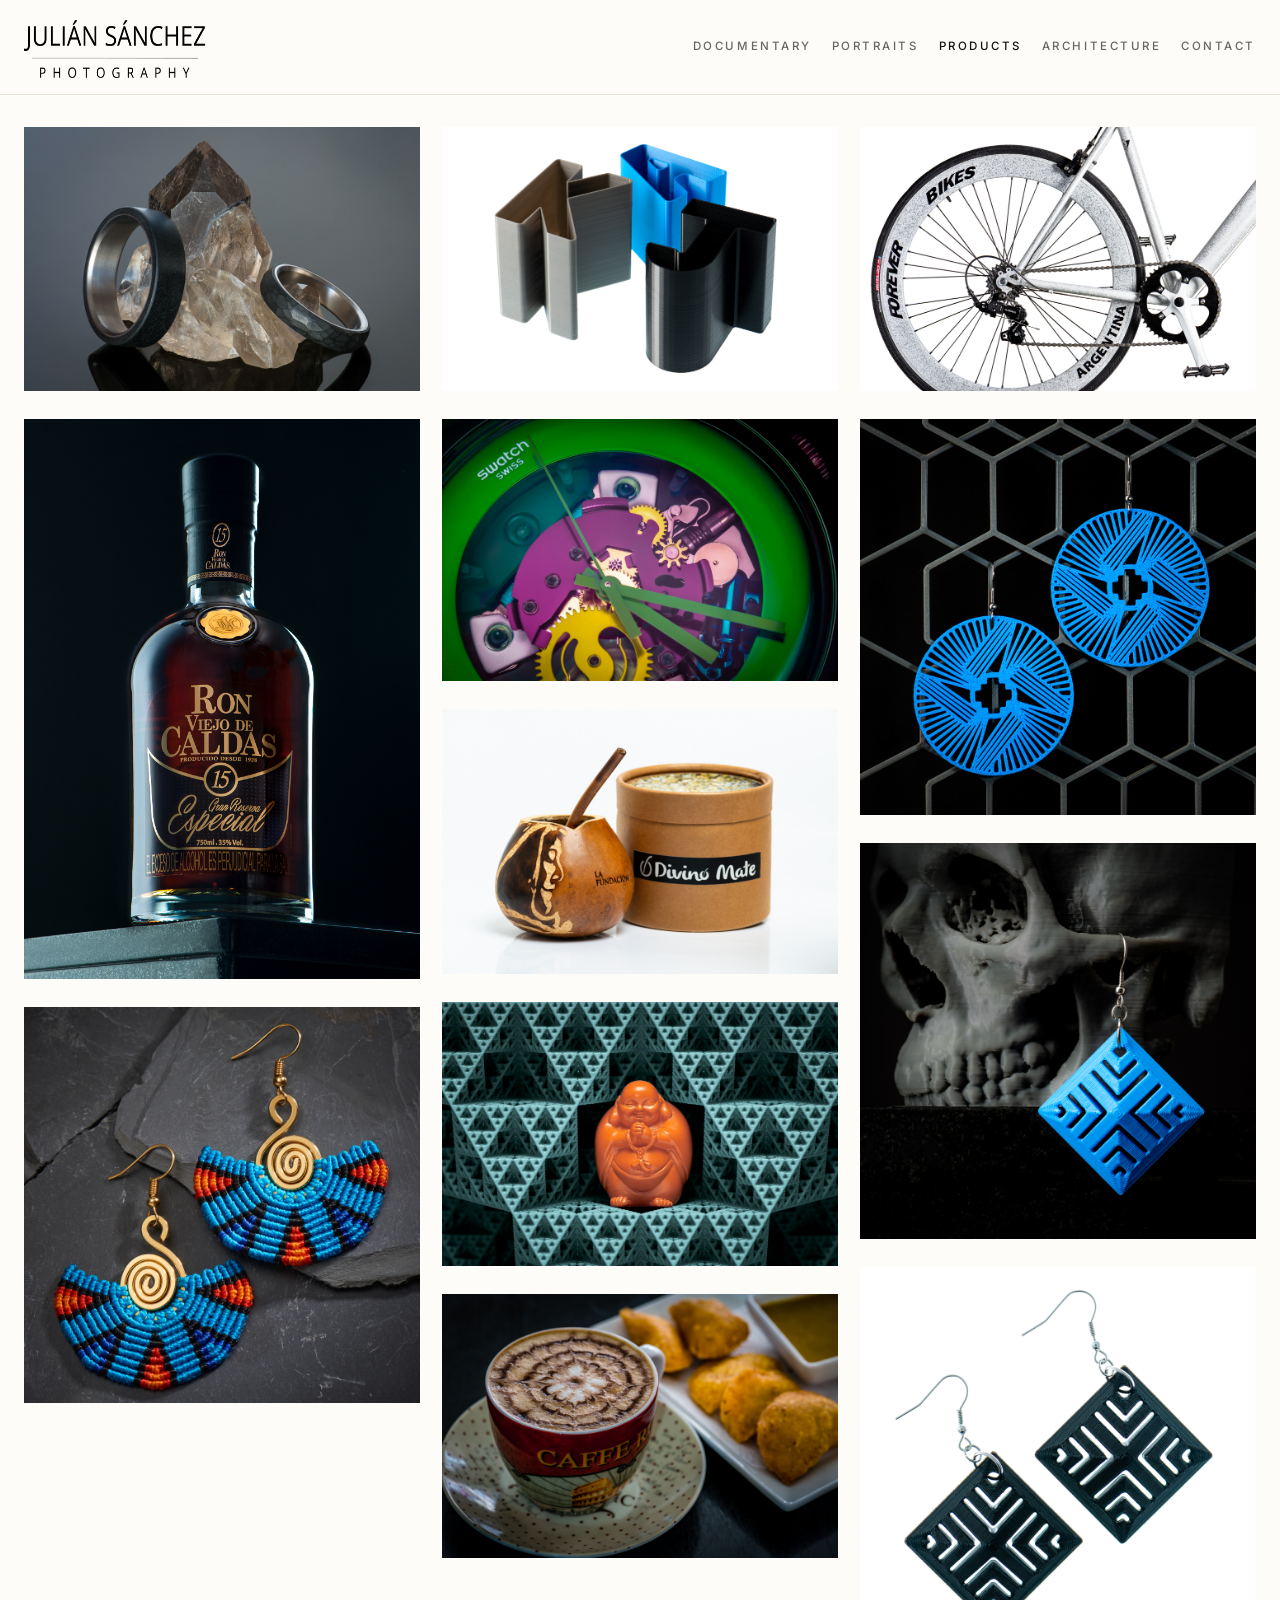
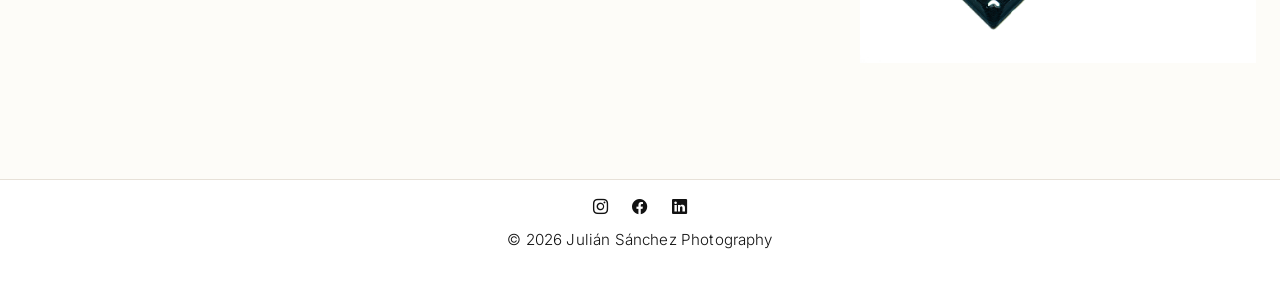
<file: products.html>
<!DOCTYPE html>
<html lang="en">
<head>
  <meta charset="utf-8">
  <meta name="viewport" content="width=device-width, initial-scale=1.0">
  <meta name="theme-color" content="#ffffff">
  <title>Julián Sánchez Photography</title>
  <meta name="description" content="Product photography by Julián Sánchez.">
  <link rel="icon" href="assets/img/favicon.png">
  <link rel="apple-touch-icon" href="assets/img/apple-touch-icon.png">
  <link rel="preconnect" href="https://fonts.googleapis.com">
  <link rel="preconnect" href="https://fonts.gstatic.com" crossorigin>
  <link href="https://fonts.googleapis.com/css2?family=Inter:wght@300;400;500;600&display=swap" rel="stylesheet">
  <link href="assets/vendor/bootstrap/css/bootstrap.min.css" rel="stylesheet">
  <link href="assets/vendor/bootstrap-icons/bootstrap-icons.css" rel="stylesheet">
  <link href="assets/vendor/glightbox/css/glightbox.min.css" rel="stylesheet">
  <link href="assets/css/main.css" rel="stylesheet">
</head>
<body class="products-page" data-page="products">
  <div id="site-header"></div>

  <main class="page-content">
    <section class="gallery-section">
      <div class="gallery-shell">
        <div class="gallery-grid">
          <a href="assets/img/products/julian-sanchez-photography-products-01.jpg" class="gallery-item glightbox" data-gallery="products">
            <img src="assets/img/products/julian-sanchez-photography-products-01.jpg" alt="Product photograph by Julián Sánchez">
          </a>
          <a href="assets/img/products/julian-sanchez-photography-products-02.jpg" class="gallery-item glightbox" data-gallery="products">
            <img src="assets/img/products/julian-sanchez-photography-products-02.jpg" alt="Product photograph by Julián Sánchez">
          </a>
          <a href="assets/img/products/julian-sanchez-photography-products-03.jpg" class="gallery-item glightbox" data-gallery="products">
            <img src="assets/img/products/julian-sanchez-photography-products-03.jpg" alt="Product photograph by Julián Sánchez">
          </a>
          <a href="assets/img/products/julian-sanchez-photography-products-04.jpg" class="gallery-item glightbox" data-gallery="products">
            <img src="assets/img/products/julian-sanchez-photography-products-04.jpg" alt="Product photograph by Julián Sánchez">
          </a>
          <a href="assets/img/products/julian-sanchez-photography-products-05.jpg" class="gallery-item glightbox" data-gallery="products">
            <img src="assets/img/products/julian-sanchez-photography-products-05.jpg" alt="Product photograph by Julián Sánchez">
          </a>
          <a href="assets/img/products/julian-sanchez-photography-products-06.jpg" class="gallery-item glightbox" data-gallery="products">
            <img src="assets/img/products/julian-sanchez-photography-products-06.jpg" alt="Product photograph by Julián Sánchez">
          </a>
          <a href="assets/img/products/julian-sanchez-photography-products-07.jpg" class="gallery-item glightbox" data-gallery="products">
            <img src="assets/img/products/julian-sanchez-photography-products-07.jpg" alt="Product photograph by Julián Sánchez">
          </a>

          <a href="assets/img/products/julian-sanchez-photography-products-08.jpg" class="gallery-item glightbox" data-gallery="products">
            <img src="assets/img/products/julian-sanchez-photography-products-08.jpg" alt="Product photograph by Julián Sánchez">
          </a>

          <a href="assets/img/products/julian-sanchez-photography-products-09.jpg" class="gallery-item glightbox" data-gallery="products">
            <img src="assets/img/products/julian-sanchez-photography-products-09.jpg" alt="Product photograph by Julián Sánchez">
          </a>

          <a href="assets/img/products/julian-sanchez-photography-products-10.jpg" class="gallery-item glightbox" data-gallery="products">
            <img src="assets/img/products/julian-sanchez-photography-products-10.jpg" alt="Product photograph by Julián Sánchez">
          </a>

          <a href="assets/img/products/julian-sanchez-photography-products-11.jpg" class="gallery-item glightbox" data-gallery="products">
            <img src="assets/img/products/julian-sanchez-photography-products-11.jpg" alt="Product photograph by Julián Sánchez">
          </a>

          <a href="assets/img/products/julian-sanchez-photography-products-12.jpg" class="gallery-item glightbox" data-gallery="products">
            <img src="assets/img/products/julian-sanchez-photography-products-12.jpg" alt="Product photograph by Julián Sánchez">
          </a>
        </div>
      </div>
    </section>
  </main>

  <div id="site-footer"></div>

  <script src="assets/vendor/glightbox/js/glightbox.min.js"></script>
  <script src="assets/js/main.js"></script>
</body>
</html>
</file>
<file: assets/css/main.css>
:root {
  --bg: #fdfcf8;
  --text: #121212;
  --muted: #666666;
  --border: #e7e1d8;
  --font: "Inter", system-ui, -apple-system, BlinkMacSystemFont, "Segoe UI", sans-serif;
}

* {
  box-sizing: border-box;
}

html {
  scroll-behavior: auto;
}

body {
  margin: 0;
  background: var(--bg);
  color: var(--text);
  font-family: var(--font);
  font-weight: 300;
  line-height: 1.5;
  letter-spacing: 0.01em;
  -webkit-font-smoothing: antialiased;
}

a {
  color: var(--text);
  text-decoration: none;
}

a:hover {
  color: var(--text);
}

img {
  max-width: 100%;
  display: block;
}

::selection {
  background: rgba(18, 18, 18, 0.12);
}

.site-header {
  position: sticky;
  top: 0;
  z-index: 1000;
  background: rgba(253, 252, 248, 0.92);
  backdrop-filter: blur(12px);
  border-bottom: 1px solid var(--border);
}

.header-inner,
.footer-inner,
.gallery-shell {
  max-width: 1500px;
  margin: 0 auto;
  padding: 16px 24px;
}

.header-inner {
  display: flex;
  align-items: center;
  justify-content: space-between;
  gap: 16px;
  min-height: 68px;
}

.logo img {
  height: 62px;
  width: auto;
}

.navbar-toggler {
  display: none;
  border: 0;
  background: transparent;
  padding: 0;
  color: var(--text);
}

.navbar-toggler-icon {
  width: 20px;
  height: 16px;
  background-image: url("data:image/svg+xml,%3csvg xmlns='http://www.w3.org/2000/svg' viewBox='0 0 30 30'%3e%3cpath stroke='rgba(17, 17, 17, 1)' stroke-linecap='round' stroke-miterlimit='10' stroke-width='2' d='M4 7h22M4 15h22M4 23h22'/%3e%3c/svg%3e");
  background-repeat: no-repeat;
  background-size: 100% 100%;
}

.site-nav {
  display: flex;
  flex-wrap: wrap;
  gap: 12px 20px;
  justify-content: flex-end;
}

.site-nav a {
  font-size: 0.72rem;
  letter-spacing: 0.22em;
  text-transform: uppercase;
  font-weight: 500;
  color: var(--muted);
  transition: color 0.2s ease;
}

.site-nav a:hover,
.site-nav a.active {
  color: var(--text);
}

.page-content {
  min-height: calc(100vh - 180px);
}

.gallery-section {
  padding: 16px 0 72px;
}

.gallery-grid {
  column-count: 3;
  column-gap: 22px;
}

.gallery-item {
  display: inline-block;
  width: 100%;
  margin: 0 0 22px;
  break-inside: avoid;
}

.gallery-item img {
  width: 100%;
  height: auto;
  display: block;
  border-radius: 0;
  box-shadow: none;
}

.gallery-item:hover img {
  filter: none;
}

.site-footer {
  background: #ffffff;
  border-top: 1px solid var(--border);
}

.footer-inner {
  display: flex;
  flex-direction: column;
  align-items: center;
  justify-content: center;
  gap: 10px;
  color: var(--text);
  font-size: 0.95rem;
  text-align: center;
}

.footer-links {
  display: flex;
  flex-wrap: wrap;
  justify-content: center;
  align-items: center;
  gap: 24px;
}

.footer-links a {
  color: var(--text);
  display: inline-flex;
  align-items: center;
  justify-content: center;
}

.footer-links a:hover {
  color: var(--text);
  opacity: 0.7;
}

.contact-page-content {
  display: flex;
  align-items: center;
  justify-content: center;
  padding: 56px 24px 96px;
}

.contact-shell {
  max-width: 540px;
  width: 100%;
  text-align: center;
}

.contact-logo {
  display: block;
  width: 240px;
  max-width: 70%;
  height: auto;
  margin: 0 auto 36px;
}

.contact-intro {
  max-width: 520px;
  margin: 0 auto 42px;
  line-height: 1.7;
}

.contact-links {
  display: flex;
  flex-direction: column;
  gap: 14px;
}

.contact-links a {
  color: var(--text);
  font-size: 1rem;
  padding: 4px 0;
}

.contact-links a:first-child {
  font-weight: 400;
}

.contact-links a:hover {
  opacity: 0.72;
}

.goverlay {
  background: rgba(18, 18, 18, 0.82) !important;
}

.gslide-image img {
  max-height: 92vh;
  width: auto;
  margin: 0 auto;
}

@media (max-width: 900px) {
  .gallery-grid {
    column-count: 2;
  }
}

@media (max-width: 991.98px) {
  .navbar-toggler {
    display: inline-flex;
    position: relative;
    z-index: 1002;
  }

  .header-inner {
    position: relative;
  }

  .navbar-collapse {
    position: absolute;
    top: 100%;
    right: 0;
    left: auto;
    z-index: 1001;
    margin-top: 0;
    background: #ffffff;
    border: 1px solid var(--border);
    border-top: 0;
    min-width: 180px;
    padding: 12px 16px;
  }

  .navbar-collapse .site-nav {
    display: flex;
    flex-direction: column;
    align-items: flex-start;
    gap: 10px;
    padding-top: 0;
  }

  .navbar-collapse .site-nav a {
    display: block;
    width: 100%;
    padding: 2px 0;
  }
}

@media (max-width: 640px) {
  .gallery-grid {
    column-count: 1;
  }
  .header-inner,
  .footer-inner,
  .gallery-shell {
    padding-left: 16px;
    padding-right: 16px;
  }
  .header-inner {
    min-height: 70px;
  }
  .site-nav {
    gap: 10px 14px;
  }
  .contact-page-content {
    padding-top: 28px;
  }
}

@media (min-width: 992px) {
  .navbar-collapse {
    display: block !important;
  }
}

  height: 48px;
}

.gallery-details .swiper-button-prev:after,
.gallery-details .swiper-button-next:after {
  color: rgba(255, 255, 255, 0.8);
  background-color: rgba(0, 0, 0, 0.15);
  font-size: 24px;
  border-radius: 50%;
  width: 48px;
  height: 48px;
  display: flex;
  align-items: center;
  justify-content: center;
  transition: 0.3s;
}

.gallery-details .swiper-button-prev:hover:after,
.gallery-details .swiper-button-next:hover:after {
  background-color: rgba(0, 0, 0, 0.3);
}

@media (max-width: 575px) {

  .gallery-details .swiper-button-prev,
  .gallery-details .swiper-button-next {
    display: none;
  }
}

.gallery-details .swiper-pagination {
  margin-top: 20px;
  position: relative;
}

.gallery-details .swiper-pagination .swiper-pagination-bullet {
  width: 10px;
  height: 10px;
  background-color: color-mix(in srgb, var(--default-color), transparent 85%);
  opacity: 1;
}

.gallery-details .swiper-pagination .swiper-pagination-bullet-active {
  background-color: var(--accent-color);
}

.gallery-details .portfolio-info h3 {
  font-size: 22px;
  font-weight: 700;
  margin-bottom: 20px;
  padding-bottom: 20px;
  position: relative;
}

.gallery-details .portfolio-info h3:after {
  content: "";
  position: absolute;
  display: block;
  width: 50px;
  height: 3px;
  background: var(--accent-color);
  left: 0;
  bottom: 0;
}

.gallery-details .portfolio-info ul {
  list-style: none;
  padding: 0;
  font-size: 15px;
}

.gallery-details .portfolio-info ul li {
  display: flex;
  flex-direction: column;
  padding-bottom: 15px;
}

.gallery-details .portfolio-info ul strong {
  text-transform: uppercase;
  font-weight: 400;
  color: color-mix(in srgb, var(--default-color), transparent 50%);
  font-size: 14px;
}

.gallery-details .portfolio-info .btn-visit {
  padding: 8px 40px;
  background: var(--accent-color);
  color: var(--contrast-color);
  border-radius: 50px;
  transition: 0.3s;
}

.gallery-details .portfolio-info .btn-visit:hover {
  background: color-mix(in srgb, var(--accent-color), transparent 20%);
}

.gallery-details .portfolio-description h2 {
  font-size: 26px;
  font-weight: 700;
  margin-bottom: 20px;
}

.gallery-details .portfolio-description p {
  padding: 0;
}

.gallery-details .portfolio-description .testimonial-item {
  padding: 30px 30px 0 30px;
  position: relative;
  background: color-mix(in srgb, var(--default-color), transparent 97%);
  margin-bottom: 50px;
}

.gallery-details .portfolio-description .testimonial-item .testimonial-img {
  width: 90px;
  border-radius: 50px;
  border: 6px solid var(--background-color);
  float: left;
  margin: 0 10px 0 0;
}

.gallery-details .portfolio-description .testimonial-item h3 {
  font-size: 18px;
  font-weight: bold;
  margin: 15px 0 5px 0;
  padding-top: 20px;
}

.gallery-details .portfolio-description .testimonial-item h4 {
  font-size: 14px;
  color: #6c757d;
  margin: 0;
}

.gallery-details .portfolio-description .testimonial-item .quote-icon-left,
.gallery-details .portfolio-description .testimonial-item .quote-icon-right {
  color: color-mix(in srgb, var(--accent-color), transparent 50%);
  font-size: 26px;
  line-height: 0;
}

.gallery-details .portfolio-description .testimonial-item .quote-icon-left {
  display: inline-block;
  left: -5px;
  position: relative;
}

.gallery-details .portfolio-description .testimonial-item .quote-icon-right {
  display: inline-block;
  right: -5px;
  position: relative;
  top: 10px;
  transform: scale(-1, -1);
}

.gallery-details .portfolio-description .testimonial-item p {
  font-style: italic;
  margin: 0 0 15px 0 0 0;
  padding: 0;
}

/*--------------------------------------------------------------
# Services Section
--------------------------------------------------------------*/
.services .service-item {
  background-color: var(--surface-color);
  padding: 50px 30px;
  transition: all 0.3s ease-in-out;
  height: 100%;
  position: relative;
  z-index: 1;
}

.services .service-item:before {
  content: "";
  position: absolute;
  background: var(--accent-color);
  inset: 100% 0 0 0;
  transition: all 0.3s;
  z-index: -1;
}

.services .service-item .icon {
  margin-bottom: 15px;
}

.services .service-item .icon i {
  color: var(--default-color);
  background-color: var(--accent-color);
  font-size: 24px;
  width: 56px;
  height: 56px;
  display: flex;
  align-items: center;
  justify-content: center;
  border-radius: 50%;
  transition: ease-in-out 0.3s;
}

.services .service-item h4 {
  font-weight: 700;
  margin-bottom: 15px;
  font-size: 20px;
  font-family: var(--default-font);
}

.services .service-item h4 a {
  color: var(--heading-color);
  transition: ease-in-out 0.3s;
}

.services .service-item p {
  line-height: 24px;
  font-size: 14px;
  margin-bottom: 0;
  transition: ease-in-out 0.3s;
}

.services .service-item:hover h4 a,
.services .service-item:hover p {
  color: var(--default-color);
}

.services .service-item:hover i {
  color: var(--accent-color);
  background-color: var(--default-color);
}

.services .service-item:hover:before {
  background: var(--accent-color);
  inset: 0;
  border-radius: 0px;
}

/*--------------------------------------------------------------
# Pricing Section
--------------------------------------------------------------*/
.pricing .pricing-item {
  border-bottom: 1px dashed color-mix(in srgb, var(--default-color), transparent 60%);
  width: 100%;
  height: 100%;
  padding: 0 0 15px 0;
}

.pricing .pricing-item h3 {
  margin: 0;
  font-size: 20px;
  font-weight: 600;
}

.pricing .pricing-item h4 {
  margin: 0;
  font-size: 18px;
  color: var(--accent-color);
}

/*--------------------------------------------------------------
# Contact Section
--------------------------------------------------------------*/
.contact .info-wrap {
  margin-bottom: 30px;
}

.contact .info-item i {
  font-size: 20px;
  color: var(--accent-color);
  width: 56px;
  height: 56px;
  display: flex;
  justify-content: center;
  align-items: center;
  transition: all 0.3s ease-in-out;
  border-radius: 50%;
  border: 1px solid color-mix(in srgb, var(--accent-color), transparent 40%);
  margin-right: 15px;
}

.contact .info-item h3 {
  font-size: 18px;
  font-weight: 700;
  margin: 0 0 5px 0;
  font-family: var(--default-font);
}

.contact .info-item p {
  padding: 0;
  margin-bottom: 0;
  font-size: 14px;
}

.contact .info-item:hover i {
  background: var(--accent-color);
  color: var(--contrast-color);
}

@media (max-width: 575px) {
  .contact .php-email-form {
    padding: 20px;
  }
}

.contact .php-email-form input[type=text],
.contact .php-email-form input[type=email],
.contact .php-email-form textarea {
  font-size: 14px;
  padding: 10px 15px;
  box-shadow: none;
  border-radius: 0;
  color: var(--default-color);
  background-color: var(--surface-color);
  border-color: color-mix(in srgb, var(--default-color), transparent 80%);
}

.contact .php-email-form input[type=text]:focus,
.contact .php-email-form input[type=email]:focus,
.contact .php-email-form textarea:focus {
  border-color: var(--accent-color);
}

.contact .php-email-form input[type=text]::placeholder,
.contact .php-email-form input[type=email]::placeholder,
.contact .php-email-form textarea::placeholder {
  color: color-mix(in srgb, var(--default-color), transparent 70%);
}

.contact .php-email-form button[type=submit] {
  color: var(--default-color);
  background: var(--accent-color);
  font-weight: 400;
  font-size: 14px;
  display: inline-block;
  margin-top: 20px;
  padding: 14px 40px;
  border: 0;
  border-radius: 4px;
  transition: 0.5s;
  text-transform: uppercase;
  letter-spacing: 1px;
}

.contact .php-email-form button[type=submit]:hover {
  background-color: color-mix(in srgb, var(--accent-color) 90%, white 10%);
}

/*--------------------------------------------------------------
# Starter Section Section
--------------------------------------------------------------*/
.starter-section {
  /* Add your styles here */
}
</file>
